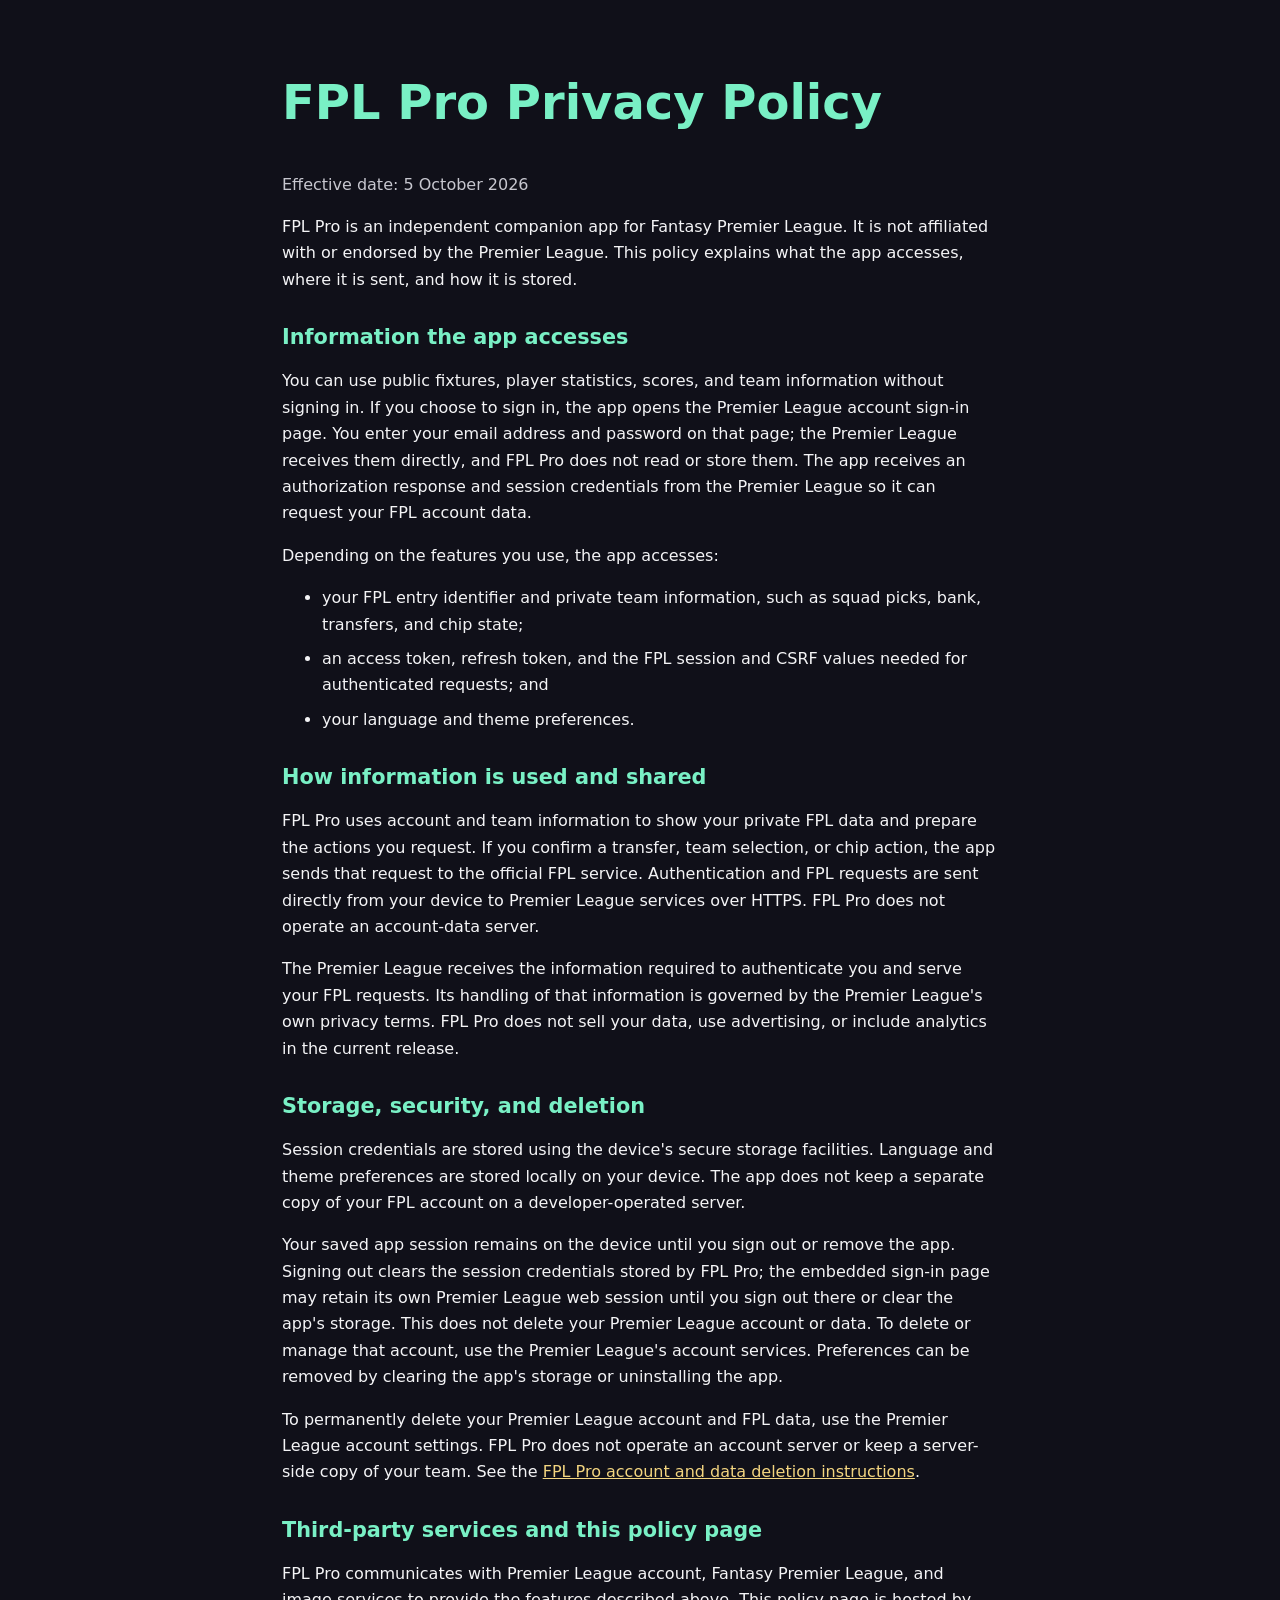
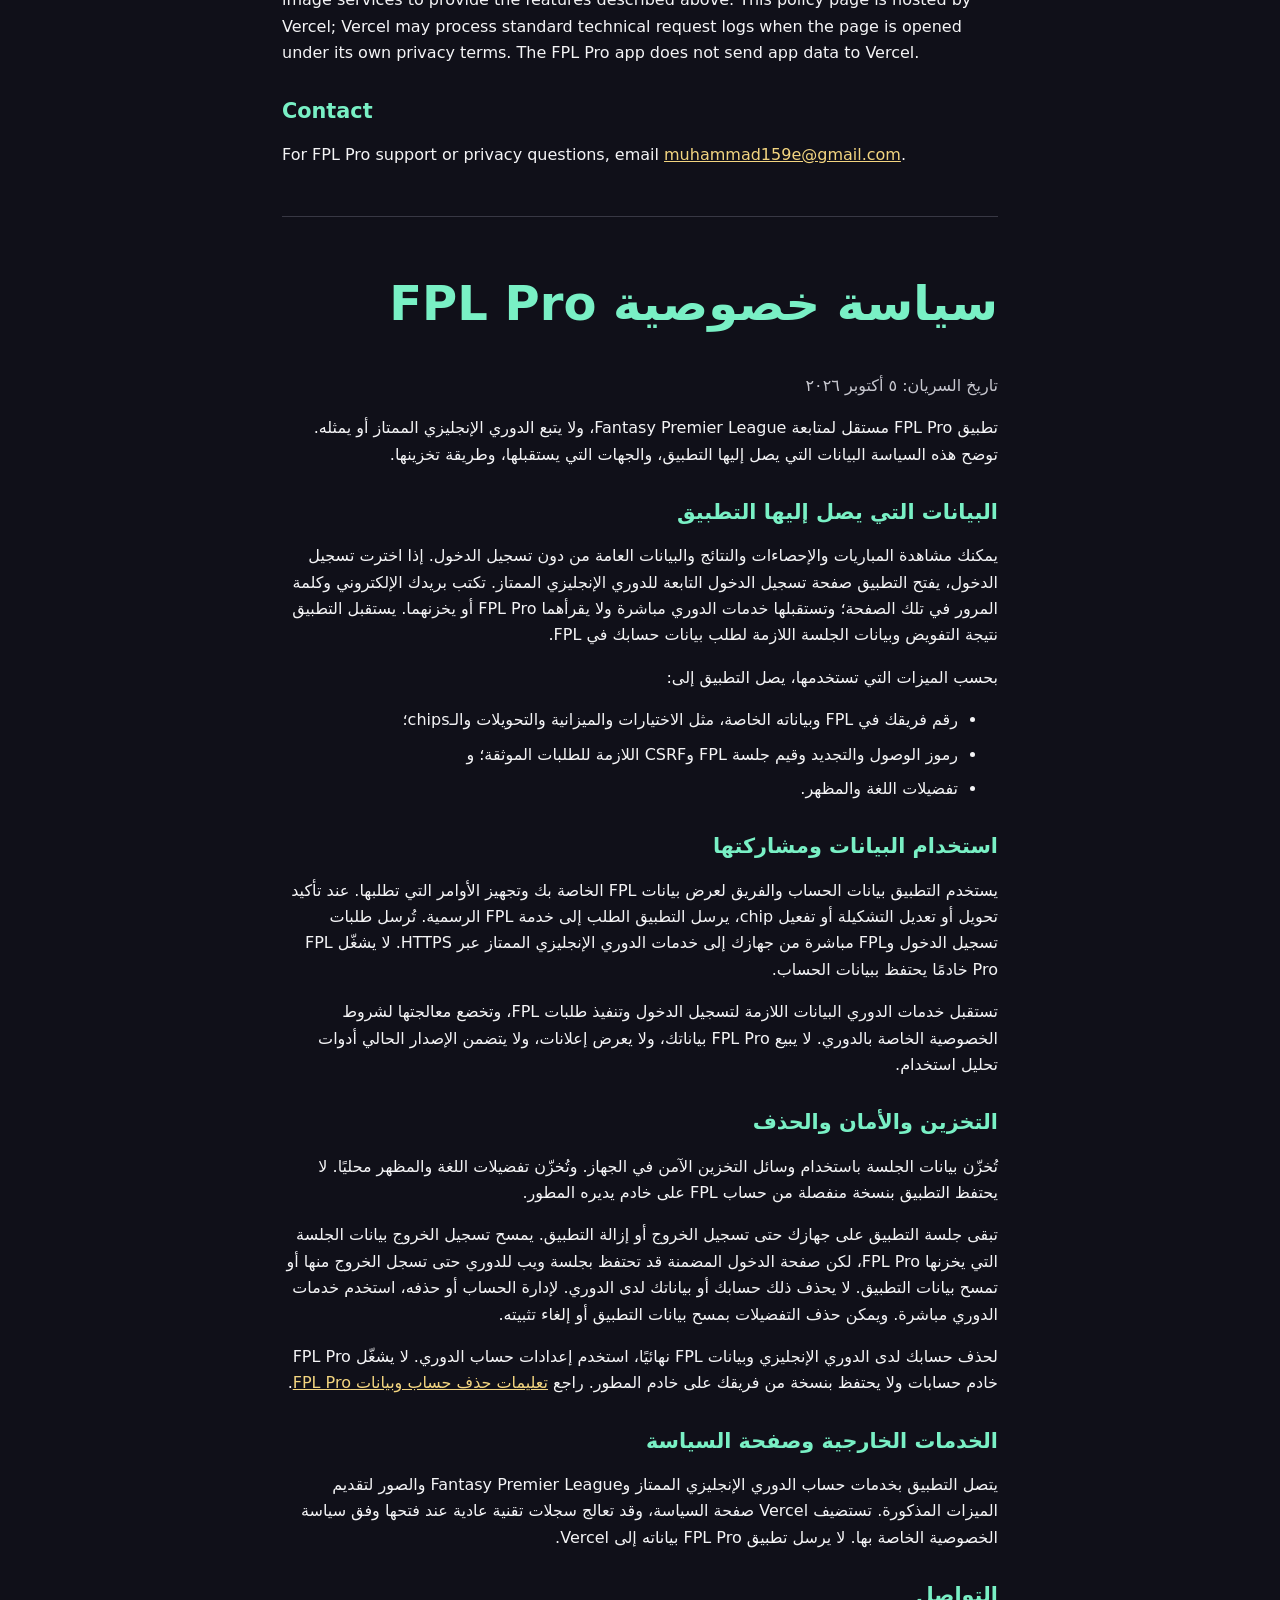
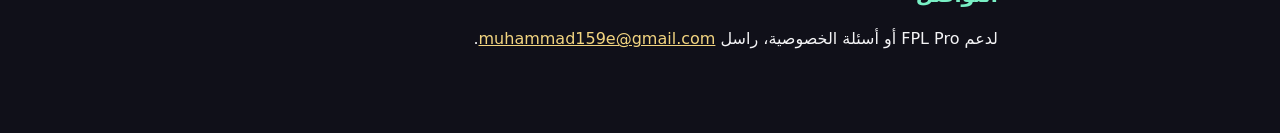
<file: fpl-pro-privacy/index.html>
<!doctype html>
<html lang="en">
  <head>
    <meta charset="utf-8" />
    <meta name="viewport" content="width=device-width, initial-scale=1" />
    <meta name="theme-color" content="#101019" />
    <meta
      name="description"
      content="Privacy policy for FPL Pro, an independent Fantasy Premier League companion app."
    />
    <title>FPL Pro Privacy Policy</title>
    <style>
      :root { color-scheme: light dark; font: 16px/1.65 system-ui, sans-serif; }
      body { margin: 0; background: #101019; color: #f4f4f6; }
      main { box-sizing: border-box; width: min(760px, 100%); margin: auto; padding: 32px 22px 64px; }
      h1, h2 { color: #79f0c5; line-height: 1.25; }
      h1 { font-size: clamp(2rem, 7vw, 3rem); }
      h2 { margin-top: 2rem; font-size: 1.3rem; }
      a { color: #f3d580; }
      .meta { color: #c7c7cf; }
      .language { border-top: 1px solid #383844; margin-top: 3rem; padding-top: 1rem; }
      [dir="rtl"] { text-align: right; }
      li { margin: .5rem 0; }
    </style>
  </head>
  <body>
    <main>
      <article>
        <h1>FPL Pro Privacy Policy</h1>
        <p class="meta">Effective date: 5 October 2026</p>
        <p>
          FPL Pro is an independent companion app for Fantasy Premier League.
          It is not affiliated with or endorsed by the Premier League. This
          policy explains what the app accesses, where it is sent, and how it is
          stored.
        </p>

        <h2>Information the app accesses</h2>
        <p>
          You can use public fixtures, player statistics, scores, and team
          information without signing in. If you choose to sign in, the app
          opens the Premier League account sign-in page. You enter your email
          address and password on that page; the Premier League receives them
          directly, and FPL Pro does not read or store them. The app receives an
          authorization response and session credentials from the Premier
          League so it can request your FPL account data.
        </p>
        <p>Depending on the features you use, the app accesses:</p>
        <ul>
          <li>your FPL entry identifier and private team information, such as squad picks, bank, transfers, and chip state;</li>
          <li>an access token, refresh token, and the FPL session and CSRF values needed for authenticated requests; and</li>
          <li>your language and theme preferences.</li>
        </ul>

        <h2>How information is used and shared</h2>
        <p>
          FPL Pro uses account and team information to show your private FPL
          data and prepare the actions you request. If you confirm a transfer,
          team selection, or chip action, the app sends that request to the
          official FPL service. Authentication and FPL requests are sent
          directly from your device to Premier League services over HTTPS. FPL
          Pro does not operate an account-data server.
        </p>
        <p>
          The Premier League receives the information required to authenticate
          you and serve your FPL requests. Its handling of that information is
          governed by the Premier League's own privacy terms. FPL Pro does not
          sell your data, use advertising, or include analytics in the current
          release.
        </p>

        <h2>Storage, security, and deletion</h2>
        <p>
          Session credentials are stored using the device's secure storage
          facilities. Language and theme preferences are stored locally on your
          device. The app does not keep a separate copy of your FPL account on a
          developer-operated server.
        </p>
        <p>
          Your saved app session remains on the device until you sign out or
          remove the app. Signing out clears the session credentials stored by
          FPL Pro; the embedded sign-in page may retain its own Premier League
          web session until you sign out there or clear the app's storage. This
          does not delete your Premier League account or data. To delete or
          manage that account, use the Premier League's account services.
          Preferences can be removed by clearing the app's storage or
          uninstalling the app.
        </p>
        <p>
          To permanently delete your Premier League account and FPL data, use
          the Premier League account settings. FPL Pro does not operate an
          account server or keep a server-side copy of your team. See the
          <a href="/account-deletion.html">FPL Pro account and data deletion instructions</a>.
        </p>

        <h2>Third-party services and this policy page</h2>
        <p>
          FPL Pro communicates with Premier League account, Fantasy Premier
          League, and image services to provide the features described above.
          This policy page is hosted by Vercel; Vercel may process standard
          technical request logs when the page is opened under its own privacy
          terms. The FPL Pro app does not send app data to Vercel.
        </p>

        <h2>Contact</h2>
        <p>
          For FPL Pro support or privacy questions, email
          <a href="mailto:muhammad159e@gmail.com">muhammad159e@gmail.com</a>.
        </p>
      </article>

      <article class="language" lang="ar" dir="rtl">
        <h1>سياسة خصوصية FPL Pro</h1>
        <p class="meta">تاريخ السريان: ٥ أكتوبر ٢٠٢٦</p>
        <p>
          تطبيق FPL Pro مستقل لمتابعة Fantasy Premier League، ولا يتبع الدوري
          الإنجليزي الممتاز أو يمثله. توضح هذه السياسة البيانات التي يصل إليها
          التطبيق، والجهات التي يستقبلها، وطريقة تخزينها.
        </p>

        <h2>البيانات التي يصل إليها التطبيق</h2>
        <p>
          يمكنك مشاهدة المباريات والإحصاءات والنتائج والبيانات العامة من دون
          تسجيل الدخول. إذا اخترت تسجيل الدخول، يفتح التطبيق صفحة تسجيل الدخول
          التابعة للدوري الإنجليزي الممتاز. تكتب بريدك الإلكتروني وكلمة المرور
          في تلك الصفحة؛ وتستقبلها خدمات الدوري مباشرة ولا يقرأهما FPL Pro أو
          يخزنهما. يستقبل التطبيق نتيجة التفويض وبيانات الجلسة اللازمة لطلب
          بيانات حسابك في FPL.
        </p>
        <p>بحسب الميزات التي تستخدمها، يصل التطبيق إلى:</p>
        <ul>
          <li>رقم فريقك في FPL وبياناته الخاصة، مثل الاختيارات والميزانية والتحويلات والـchips؛</li>
          <li>رموز الوصول والتجديد وقيم جلسة FPL وCSRF اللازمة للطلبات الموثقة؛ و</li>
          <li>تفضيلات اللغة والمظهر.</li>
        </ul>

        <h2>استخدام البيانات ومشاركتها</h2>
        <p>
          يستخدم التطبيق بيانات الحساب والفريق لعرض بيانات FPL الخاصة بك وتجهيز
          الأوامر التي تطلبها. عند تأكيد تحويل أو تعديل التشكيلة أو تفعيل chip،
          يرسل التطبيق الطلب إلى خدمة FPL الرسمية. تُرسل طلبات تسجيل الدخول وFPL
          مباشرة من جهازك إلى خدمات الدوري الإنجليزي الممتاز عبر HTTPS. لا يشغّل
          FPL Pro خادمًا يحتفظ ببيانات الحساب.
        </p>
        <p>
          تستقبل خدمات الدوري البيانات اللازمة لتسجيل الدخول وتنفيذ طلبات FPL،
          وتخضع معالجتها لشروط الخصوصية الخاصة بالدوري. لا يبيع FPL Pro بياناتك،
          ولا يعرض إعلانات، ولا يتضمن الإصدار الحالي أدوات تحليل استخدام.
        </p>

        <h2>التخزين والأمان والحذف</h2>
        <p>
          تُخزّن بيانات الجلسة باستخدام وسائل التخزين الآمن في الجهاز. وتُخزّن
          تفضيلات اللغة والمظهر محليًا. لا يحتفظ التطبيق بنسخة منفصلة من حساب FPL
          على خادم يديره المطور.
        </p>
        <p>
          تبقى جلسة التطبيق على جهازك حتى تسجيل الخروج أو إزالة التطبيق. يمسح
          تسجيل الخروج بيانات الجلسة التي يخزنها FPL Pro، لكن صفحة الدخول المضمنة
          قد تحتفظ بجلسة ويب للدوري حتى تسجل الخروج منها أو تمسح بيانات التطبيق.
          لا يحذف ذلك حسابك أو بياناتك لدى الدوري. لإدارة الحساب أو حذفه، استخدم
          خدمات الدوري مباشرة. ويمكن حذف التفضيلات بمسح بيانات التطبيق أو إلغاء
          تثبيته.
        </p>
        <p>
          لحذف حسابك لدى الدوري الإنجليزي وبيانات FPL نهائيًا، استخدم إعدادات
          حساب الدوري. لا يشغّل FPL Pro خادم حسابات ولا يحتفظ بنسخة من فريقك على
          خادم المطور. راجع
          <a href="/account-deletion.html">تعليمات حذف حساب وبيانات FPL Pro</a>.
        </p>

        <h2>الخدمات الخارجية وصفحة السياسة</h2>
        <p>
          يتصل التطبيق بخدمات حساب الدوري الإنجليزي الممتاز وFantasy Premier
          League والصور لتقديم الميزات المذكورة. تستضيف Vercel صفحة السياسة، وقد
          تعالج سجلات تقنية عادية عند فتحها وفق سياسة الخصوصية الخاصة بها. لا
          يرسل تطبيق FPL Pro بياناته إلى Vercel.
        </p>

        <h2>التواصل</h2>
        <p>
          لدعم FPL Pro أو أسئلة الخصوصية، راسل
          <a href="mailto:muhammad159e@gmail.com">muhammad159e@gmail.com</a>.
        </p>
      </article>
    </main>
  </body>
</html>
</file>
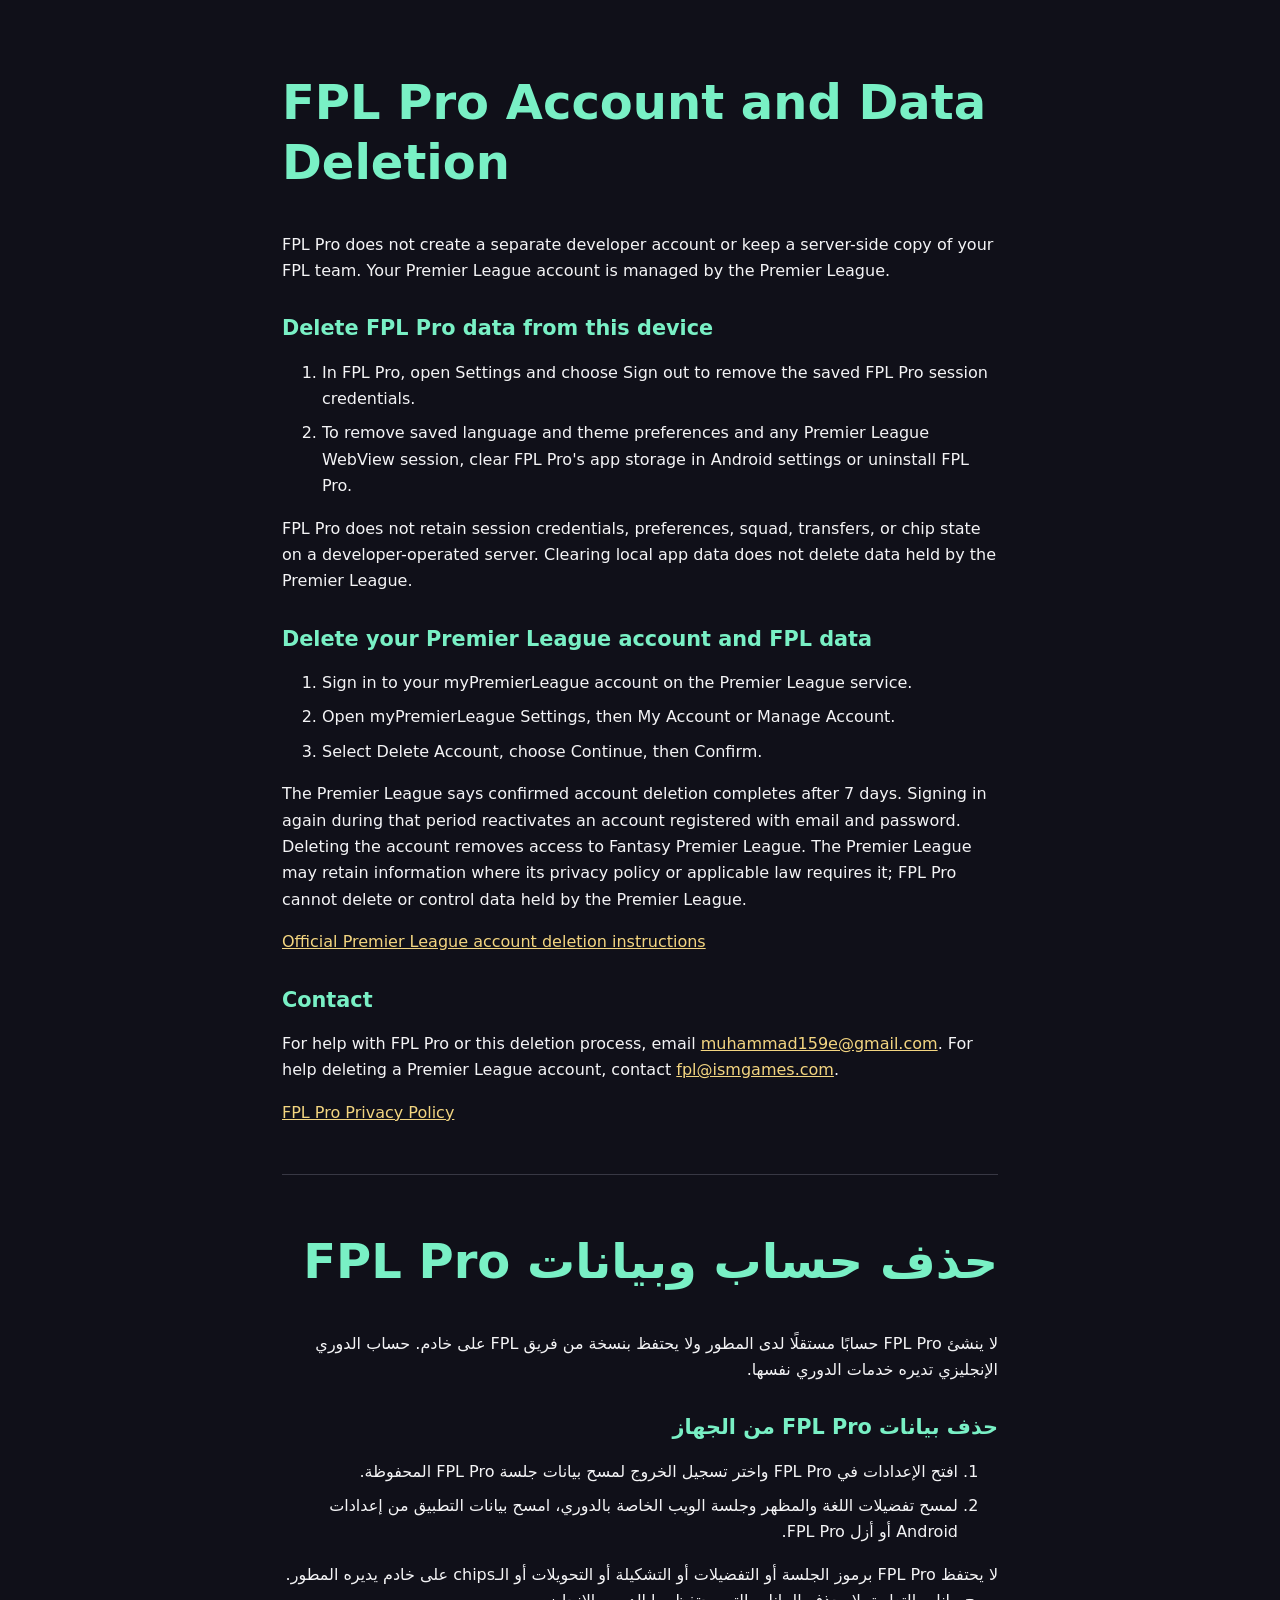
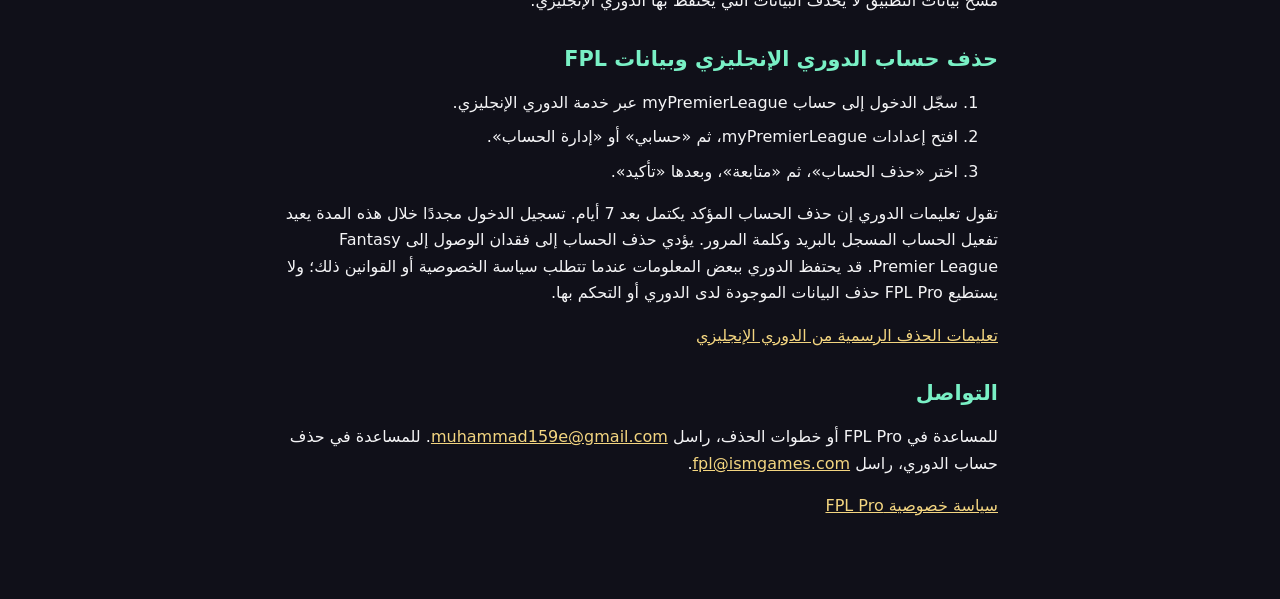
<file: fpl-pro-privacy/account-deletion.html>
<!doctype html>
<html lang="en">
  <head>
    <meta charset="utf-8" />
    <meta name="viewport" content="width=device-width, initial-scale=1" />
    <meta name="theme-color" content="#101019" />
    <meta name="description" content="How to delete an FPL Pro app session and a Premier League Fantasy account." />
    <title>FPL Pro Account and Data Deletion</title>
    <style>
      :root { color-scheme: light dark; font: 16px/1.65 system-ui, sans-serif; }
      body { margin: 0; background: #101019; color: #f4f4f6; }
      main { box-sizing: border-box; width: min(760px, 100%); margin: auto; padding: 32px 22px 64px; }
      h1, h2 { color: #79f0c5; line-height: 1.25; }
      h1 { font-size: clamp(2rem, 7vw, 3rem); }
      h2 { margin-top: 2rem; font-size: 1.3rem; }
      a { color: #f3d580; }
      .language { border-top: 1px solid #383844; margin-top: 3rem; padding-top: 1rem; }
      [dir="rtl"] { text-align: right; }
      li { margin: .5rem 0; }
    </style>
  </head>
  <body>
    <main>
      <article>
        <h1>FPL Pro Account and Data Deletion</h1>
        <p>FPL Pro does not create a separate developer account or keep a server-side copy of your FPL team. Your Premier League account is managed by the Premier League.</p>
        <h2>Delete FPL Pro data from this device</h2>
        <ol>
          <li>In FPL Pro, open Settings and choose Sign out to remove the saved FPL Pro session credentials.</li>
          <li>To remove saved language and theme preferences and any Premier League WebView session, clear FPL Pro's app storage in Android settings or uninstall FPL Pro.</li>
        </ol>
        <p>FPL Pro does not retain session credentials, preferences, squad, transfers, or chip state on a developer-operated server. Clearing local app data does not delete data held by the Premier League.</p>
        <h2>Delete your Premier League account and FPL data</h2>
        <ol>
          <li>Sign in to your myPremierLeague account on the Premier League service.</li>
          <li>Open myPremierLeague Settings, then My Account or Manage Account.</li>
          <li>Select Delete Account, choose Continue, then Confirm.</li>
        </ol>
        <p>The Premier League says confirmed account deletion completes after 7 days. Signing in again during that period reactivates an account registered with email and password. Deleting the account removes access to Fantasy Premier League. The Premier League may retain information where its privacy policy or applicable law requires it; FPL Pro cannot delete or control data held by the Premier League.</p>
        <p><a href="https://www.premierleague.com/en/about/faq/website">Official Premier League account deletion instructions</a></p>
        <h2>Contact</h2>
        <p>For help with FPL Pro or this deletion process, email <a href="mailto:muhammad159e@gmail.com">muhammad159e@gmail.com</a>. For help deleting a Premier League account, contact <a href="mailto:fpl@ismgames.com">fpl@ismgames.com</a>.</p>
        <p><a href="/">FPL Pro Privacy Policy</a></p>
      </article>
      <article class="language" lang="ar" dir="rtl">
        <h1>حذف حساب وبيانات FPL Pro</h1>
        <p>لا ينشئ FPL Pro حسابًا مستقلًا لدى المطور ولا يحتفظ بنسخة من فريق FPL على خادم. حساب الدوري الإنجليزي تديره خدمات الدوري نفسها.</p>
        <h2>حذف بيانات FPL Pro من الجهاز</h2>
        <ol>
          <li>افتح الإعدادات في FPL Pro واختر تسجيل الخروج لمسح بيانات جلسة FPL Pro المحفوظة.</li>
          <li>لمسح تفضيلات اللغة والمظهر وجلسة الويب الخاصة بالدوري، امسح بيانات التطبيق من إعدادات Android أو أزل FPL Pro.</li>
        </ol>
        <p>لا يحتفظ FPL Pro برموز الجلسة أو التفضيلات أو التشكيلة أو التحويلات أو الـchips على خادم يديره المطور. مسح بيانات التطبيق لا يحذف البيانات التي يحتفظ بها الدوري الإنجليزي.</p>
        <h2>حذف حساب الدوري الإنجليزي وبيانات FPL</h2>
        <ol>
          <li>سجّل الدخول إلى حساب myPremierLeague عبر خدمة الدوري الإنجليزي.</li>
          <li>افتح إعدادات myPremierLeague، ثم «حسابي» أو «إدارة الحساب».</li>
          <li>اختر «حذف الحساب»، ثم «متابعة»، وبعدها «تأكيد».</li>
        </ol>
        <p>تقول تعليمات الدوري إن حذف الحساب المؤكد يكتمل بعد 7 أيام. تسجيل الدخول مجددًا خلال هذه المدة يعيد تفعيل الحساب المسجل بالبريد وكلمة المرور. يؤدي حذف الحساب إلى فقدان الوصول إلى Fantasy Premier League. قد يحتفظ الدوري ببعض المعلومات عندما تتطلب سياسة الخصوصية أو القوانين ذلك؛ ولا يستطيع FPL Pro حذف البيانات الموجودة لدى الدوري أو التحكم بها.</p>
        <p><a href="https://www.premierleague.com/en/about/faq/website">تعليمات الحذف الرسمية من الدوري الإنجليزي</a></p>
        <h2>التواصل</h2>
        <p>للمساعدة في FPL Pro أو خطوات الحذف، راسل <a href="mailto:muhammad159e@gmail.com">muhammad159e@gmail.com</a>. للمساعدة في حذف حساب الدوري، راسل <a href="mailto:fpl@ismgames.com">fpl@ismgames.com</a>.</p>
        <p><a href="/">سياسة خصوصية FPL Pro</a></p>
      </article>
    </main>
  </body>
</html>
</file>
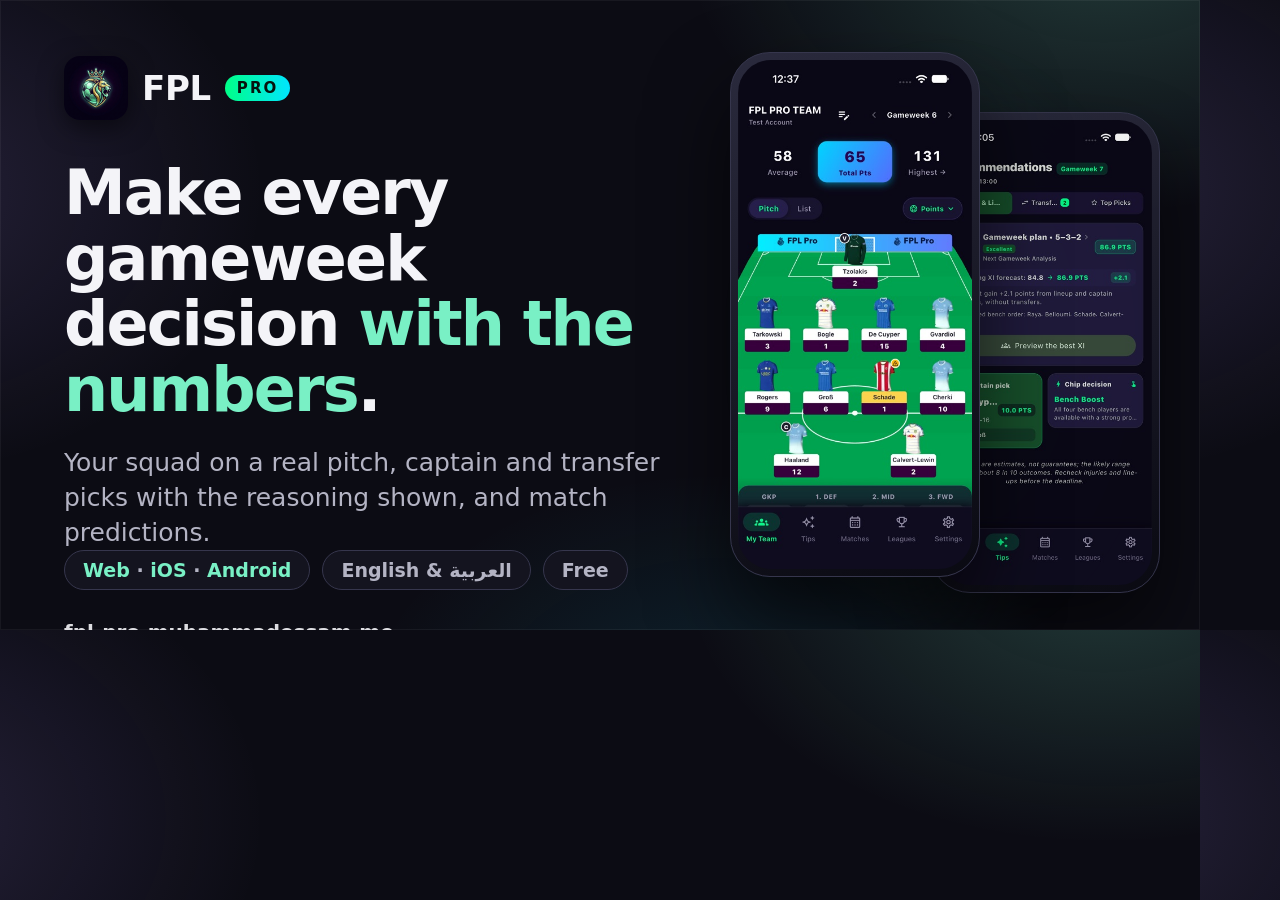
<file: site/og/og.html>
<!doctype html>
<!-- Source for the 1200x630 social share images. Rendered by og/render.sh. -->
<html lang="en" dir="ltr">
<head>
<meta charset="utf-8">
<style>
:root{--bg:#0c0c14;--bg2:#14141f;--line:#2a2a3d;--line2:#36364d;--text:#f4f4f8;--muted:#b4b4c4;--mint:#79f0c5;--mint-d:#00ff87;--cyan:#22d3ee}
*{box-sizing:border-box}
html,body{margin:0;width:1200px;height:630px;overflow:hidden}
body{position:relative;background:var(--bg);color:var(--text);font-family:system-ui,-apple-system,"SF Arabic","Geeza Pro","Noto Sans Arabic",sans-serif;-webkit-font-smoothing:antialiased;
  background-image:radial-gradient(700px 460px at 92% -10%,rgba(121,240,197,.20),transparent 60%),radial-gradient(640px 480px at -10% 30%,rgba(167,139,250,.16),transparent 60%),radial-gradient(600px 420px at 60% 115%,rgba(34,211,238,.12),transparent 60%)}
body::after{content:"";position:absolute;inset:0;border:1px solid rgba(255,255,255,.05);pointer-events:none}
.copy{position:absolute;inset-block:56px;inset-inline-start:64px;width:640px;display:flex;flex-direction:column}
.brand{direction:ltr;display:flex;align-items:center;gap:14px;font-weight:800;font-size:34px;letter-spacing:-.01em}
.brand img{width:64px;height:64px;border-radius:16px;box-shadow:0 8px 24px rgba(0,0,0,.5)}
.pro{background:linear-gradient(90deg,var(--mint-d),#00e5ff);color:#06130d;font-size:15px;letter-spacing:.14em;padding:4px 12px;border-radius:999px;font-weight:800}
h1{font-size:62px;line-height:1.06;letter-spacing:-.03em;margin:40px 0 22px;font-weight:800}
h1 em{font-style:normal;color:var(--mint)}
[dir=rtl] .brand{justify-content:flex-end}
[dir=rtl] h1{font-size:60px;line-height:1.2;letter-spacing:0}
.lead{font-size:25px;line-height:1.4;color:var(--muted);margin:0}
.foot{margin-top:auto;display:flex;align-items:center;gap:12px;flex-wrap:wrap}
.chip{border:1px solid var(--line2);background:var(--bg2);border-radius:999px;padding:8px 18px;font-size:19px;color:var(--muted);font-weight:600}
.chip b{color:var(--mint)}
.url{font-size:20px;color:var(--text);font-weight:700;opacity:.9;margin-top:18px;width:100%;direction:ltr;text-align:start}
[dir=rtl] .url{text-align:end}
.stage{position:absolute;top:0;bottom:0;inset-inline-end:40px;width:430px}
.phone{position:absolute;margin:0;border-radius:40px;padding:7px;background:linear-gradient(160deg,#2a2a3d,#0a0a12);border:1px solid var(--line2);box-shadow:0 40px 80px rgba(0,0,0,.6)}
.phone img{display:block;width:100%;border-radius:33px}
.p1{width:250px;top:52px;inset-inline-start:0;z-index:2}
.p2{width:230px;top:112px;inset-inline-end:0;z-index:1;opacity:.95}
.glow{position:absolute;inset:10% 6% 0;background:radial-gradient(closest-side,rgba(121,240,197,.22),transparent);filter:blur(30px)}
</style>
</head>
<body>
<div class="copy">
 <div class="brand"><img src="../public/icon.png" alt=""><span>FPL</span><span class="pro">PRO</span></div>
 <h1 data-en="Make every gameweek decision <em>with the numbers</em>." data-ar="اتخذ قرار كل جولة <em>بالأرقام</em>."></h1>
 <p class="lead" data-en="Your squad on a real pitch, captain and transfer picks with the reasoning shown, and match predictions." data-ar="فريقك على ملعب حقيقي، والكابتن والانتقالات مع أسبابها، وتوقعات المباريات."></p>
 <div class="foot">
  <span class="chip"><b>Web</b> · <b>iOS</b> · <b>Android</b></span>
  <span class="chip" data-en="English &amp; العربية" data-ar="العربية و English"></span>
  <span class="chip" data-en="Free" data-ar="مجاني"></span>
  <div class="url">fpl-pro.muhammadessam.me</div>
 </div>
</div>
<div class="stage">
 <div class="glow"></div>
 <figure class="phone p1"><img id="s1" alt=""></figure>
 <figure class="phone p2"><img id="s2" alt=""></figure>
</div>
<script>
var ar=location.hash==='#ar',d=document.documentElement;
if(ar){d.lang='ar';d.dir='rtl'}
document.querySelectorAll('[data-en]').forEach(function(e){e.innerHTML=e.getAttribute(ar?'data-ar':'data-en')});
document.getElementById('s1').src='../public/img/'+(ar?'05-dark-arabic':'07-team')+'.jpg';
document.getElementById('s2').src='../public/img/08-tips.jpg';
</script>
</body>
</html>
</file>
